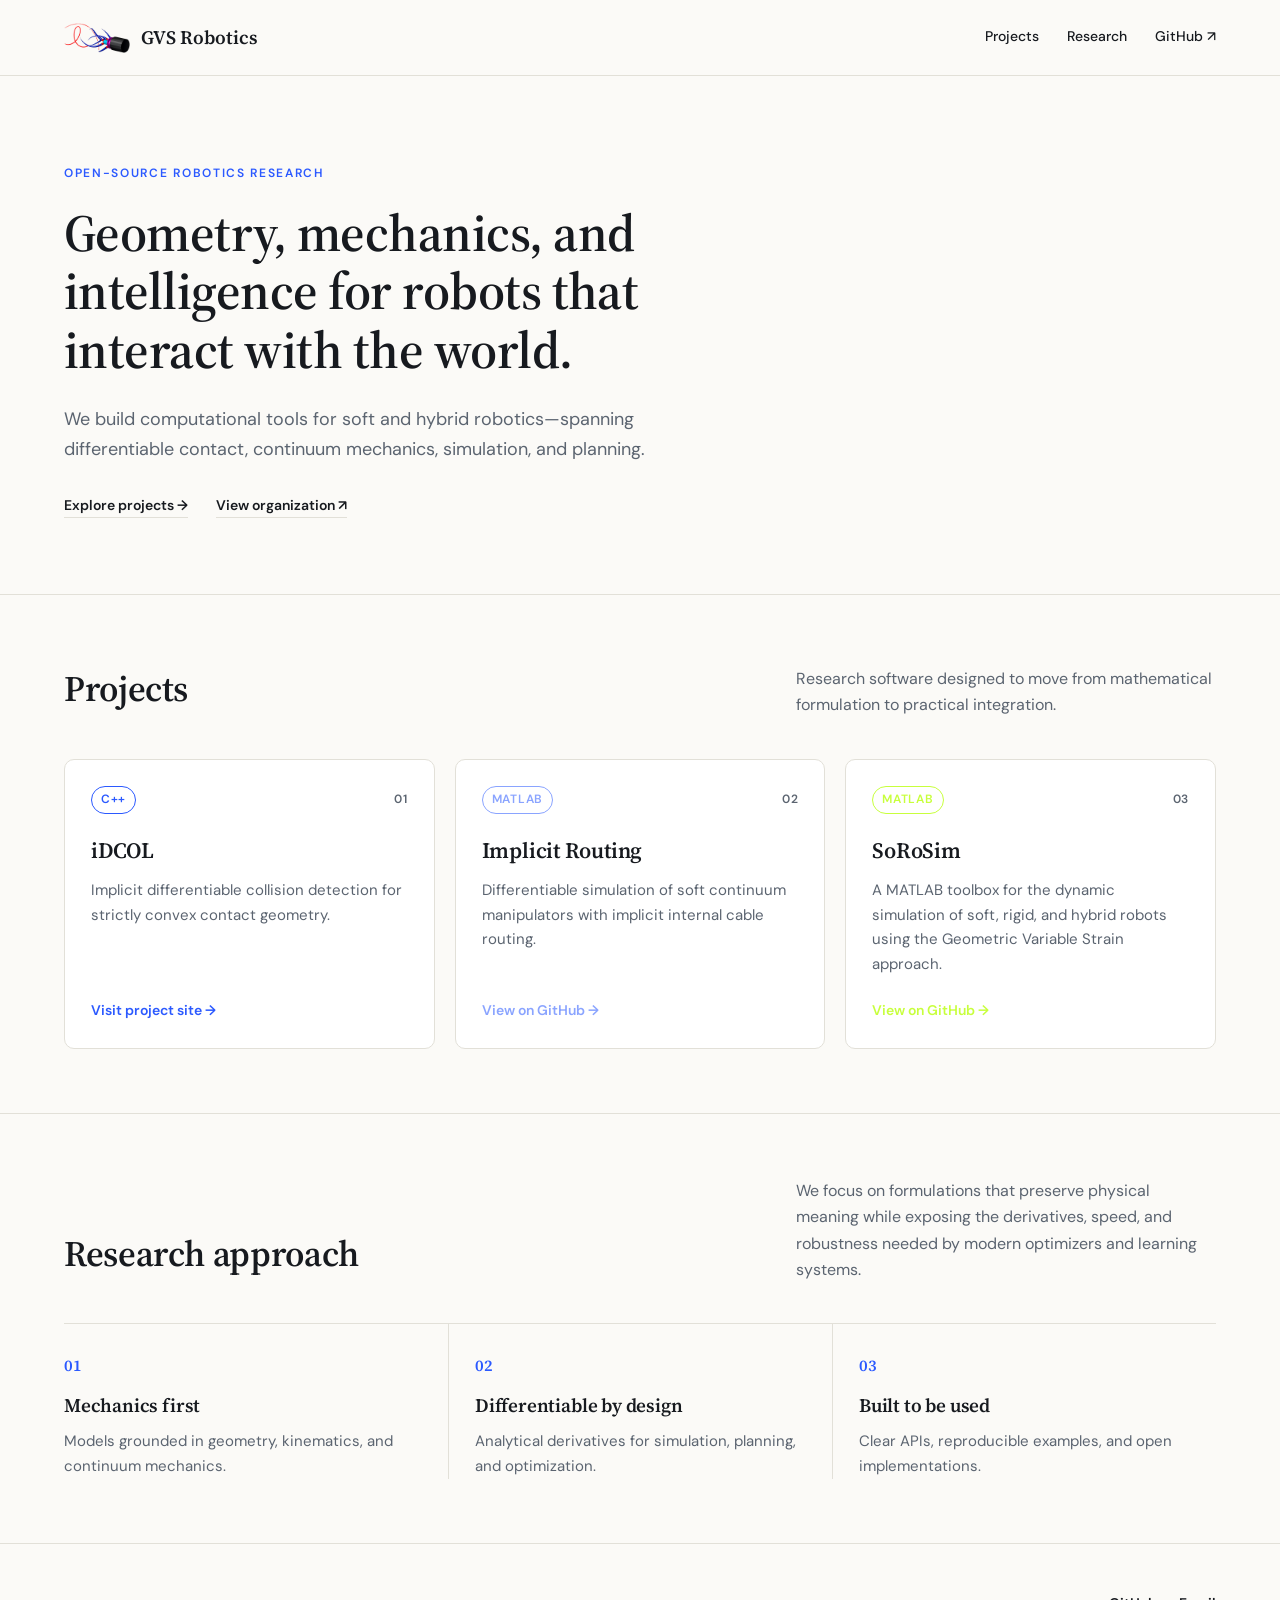
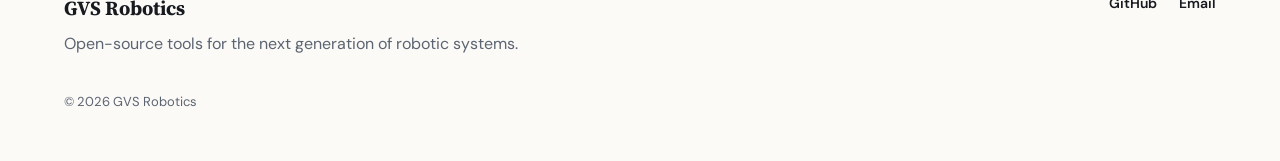
<file: index.html>
<!doctype html>
<html lang="en">
<head>
  <meta charset="utf-8">
  <meta name="viewport" content="width=device-width, initial-scale=1">
  <meta name="description" content="GVS Robotics develops open-source tools for soft and hybrid robotics, differentiable simulation, contact, and planning.">
  <title>GVS Robotics | Open-source robotics research</title>
  <link rel="preconnect" href="https://fonts.googleapis.com">
  <link rel="preconnect" href="https://fonts.gstatic.com" crossorigin>
  <link href="https://fonts.googleapis.com/css2?family=DM+Sans:wght@400;500;600;700&family=Source+Serif+4:opsz,wght@8..60,500;8..60,600;8..60,700&display=swap" rel="stylesheet">
  <link rel="stylesheet" href="assets/styles.css">
  <script defer src="assets/site.js"></script>
</head>
<body>
  <header class="site-header">
    <a class="brand" href="./" aria-label="GVS Robotics home">
      <img class="brand-logo" src="assets/logo-icon.png" alt="GVS Robotics logo">
      <span>GVS Robotics</span>
    </a>
    <nav aria-label="Primary navigation">
      <a href="#projects">Projects</a>
      <a href="#research">Research</a>
      <a href="https://github.com/GVSRobotics">GitHub ↗</a>
    </nav>
  </header>

  <main>
    <section class="hero">
      <p class="eyebrow">Open-source robotics research</p>
      <h1>Geometry, mechanics, and intelligence for robots that interact with the world.</h1>
      <p class="hero-lede">We build computational tools for soft and hybrid robotics—spanning differentiable contact, continuum mechanics, simulation, and planning.</p>
      <div class="hero-actions">
        <a class="link-arrow" href="#projects">Explore projects →</a>
        <a class="link-arrow" href="https://github.com/GVSRobotics">View organization ↗</a>
      </div>
    </section>

    <section class="section projects-section" id="projects">
      <div class="section-heading">
        <h2>Projects</h2>
        <p>Research software designed to move from mathematical formulation to practical integration.</p>
      </div>
      <div id="project-grid" class="project-grid" aria-live="polite"></div>
      <noscript><p>Please enable JavaScript to view the project cards.</p></noscript>
    </section>

    <section class="section research-section" id="research">
      <div class="section-heading">
        <h2>Research approach</h2>
        <p>We focus on formulations that preserve physical meaning while exposing the derivatives, speed, and robustness needed by modern optimizers and learning systems.</p>
      </div>
      <div class="principles">
        <article><span>01</span><h3>Mechanics first</h3><p>Models grounded in geometry, kinematics, and continuum mechanics.</p></article>
        <article><span>02</span><h3>Differentiable by design</h3><p>Analytical derivatives for simulation, planning, and optimization.</p></article>
        <article><span>03</span><h3>Built to be used</h3><p>Clear APIs, reproducible examples, and open implementations.</p></article>
      </div>
    </section>
  </main>

  <footer>
    <div><strong>GVS Robotics</strong><p>Open-source tools for the next generation of robotic systems.</p></div>
    <div class="footer-links"><a href="https://github.com/GVSRobotics">GitHub</a><a href="mailto:gvsrobotics@gmail.com">Email</a></div>
    <p class="copyright">© <span id="year"></span> GVS Robotics</p>
  </footer>
</body>
</html>
</file>
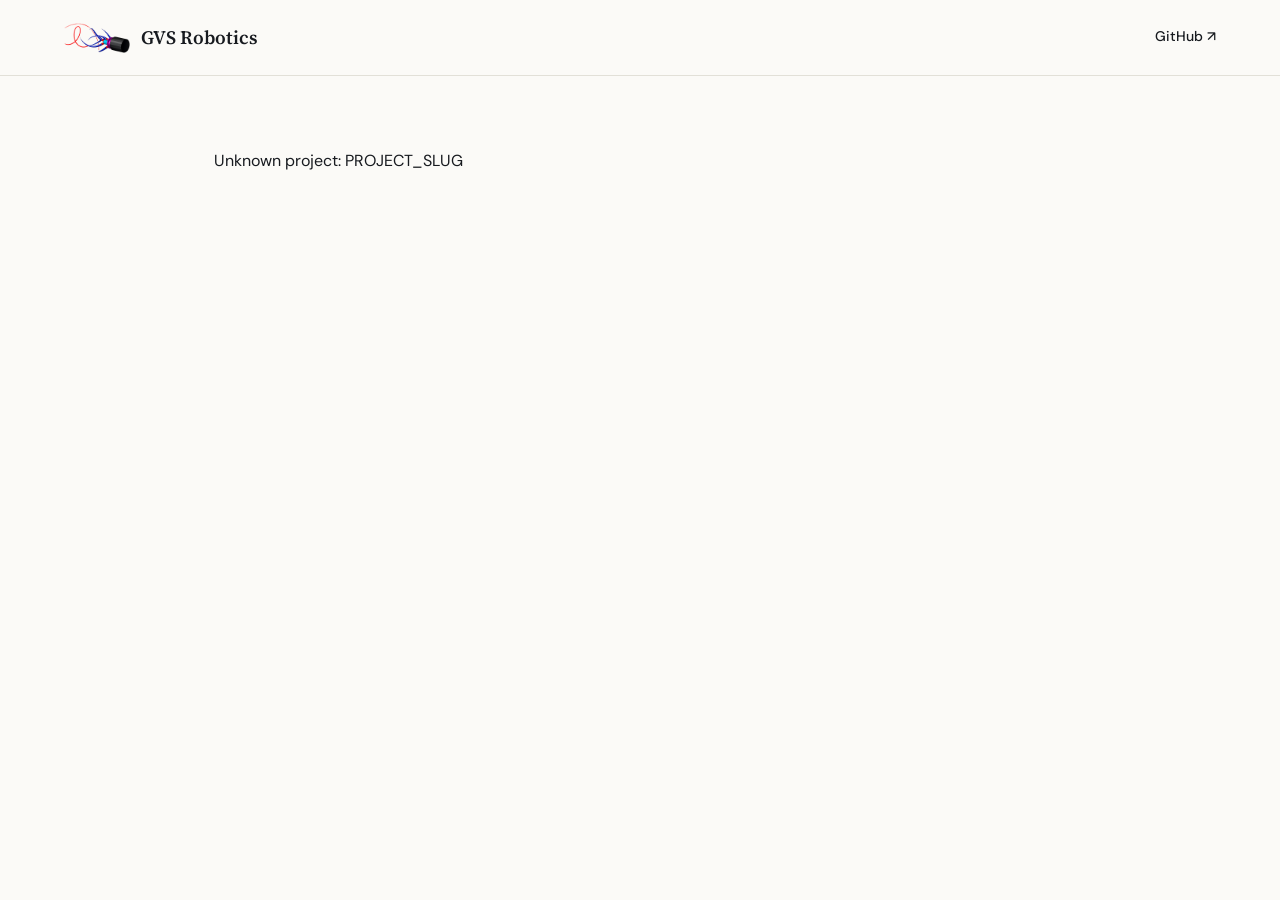
<file: projects/_template/index.html>
<!-- Copy this folder, rename it to your project slug, and replace PROJECT_SLUG below. -->
<!doctype html>
<html lang="en">
<head>
  <meta charset="utf-8">
  <meta name="viewport" content="width=device-width,initial-scale=1">
  <title>Project | GVS Robotics</title>
  <link rel="preconnect" href="https://fonts.googleapis.com">
  <link rel="preconnect" href="https://fonts.gstatic.com" crossorigin>
  <link href="https://fonts.googleapis.com/css2?family=DM+Sans:wght@400;500;600;700&family=Source+Serif+4:opsz,wght@8..60,500;8..60,600;8..60,700&display=swap" rel="stylesheet">
  <link rel="stylesheet" href="../../assets/styles.css">
  <script defer src="../../assets/project.js"></script>
</head>
<body class="project-page">
  <header class="site-header project-nav">
    <a class="brand" href="../../" aria-label="GVS Robotics home">
      <img class="brand-logo" src="../../assets/logo-icon.png" alt="GVS Robotics logo">
      <span>GVS Robotics</span>
    </a>
    <nav aria-label="Primary navigation">
      <a href="https://github.com/GVSRobotics">GitHub ↗</a>
    </nav>
  </header>
  <main class="project-main" data-project="PROJECT_SLUG">
    <a class="back-link" href="../../">← All projects</a>
    <section class="project-hero">
      <p class="eyebrow">GVS Robotics project</p>
      <h1 data-name></h1>
      <p class="project-kicker" data-kicker></p>
      <p class="project-summary" data-summary></p>
      <div class="project-links" data-links></div>
    </section>
    <section class="project-content">
      <h2>Project overview</h2>
      <div class="project-body">
        <div data-body></div>
        <div class="project-facts" data-facts></div>
      </div>
    </section>
  </main>
</body>
</html>
</file>
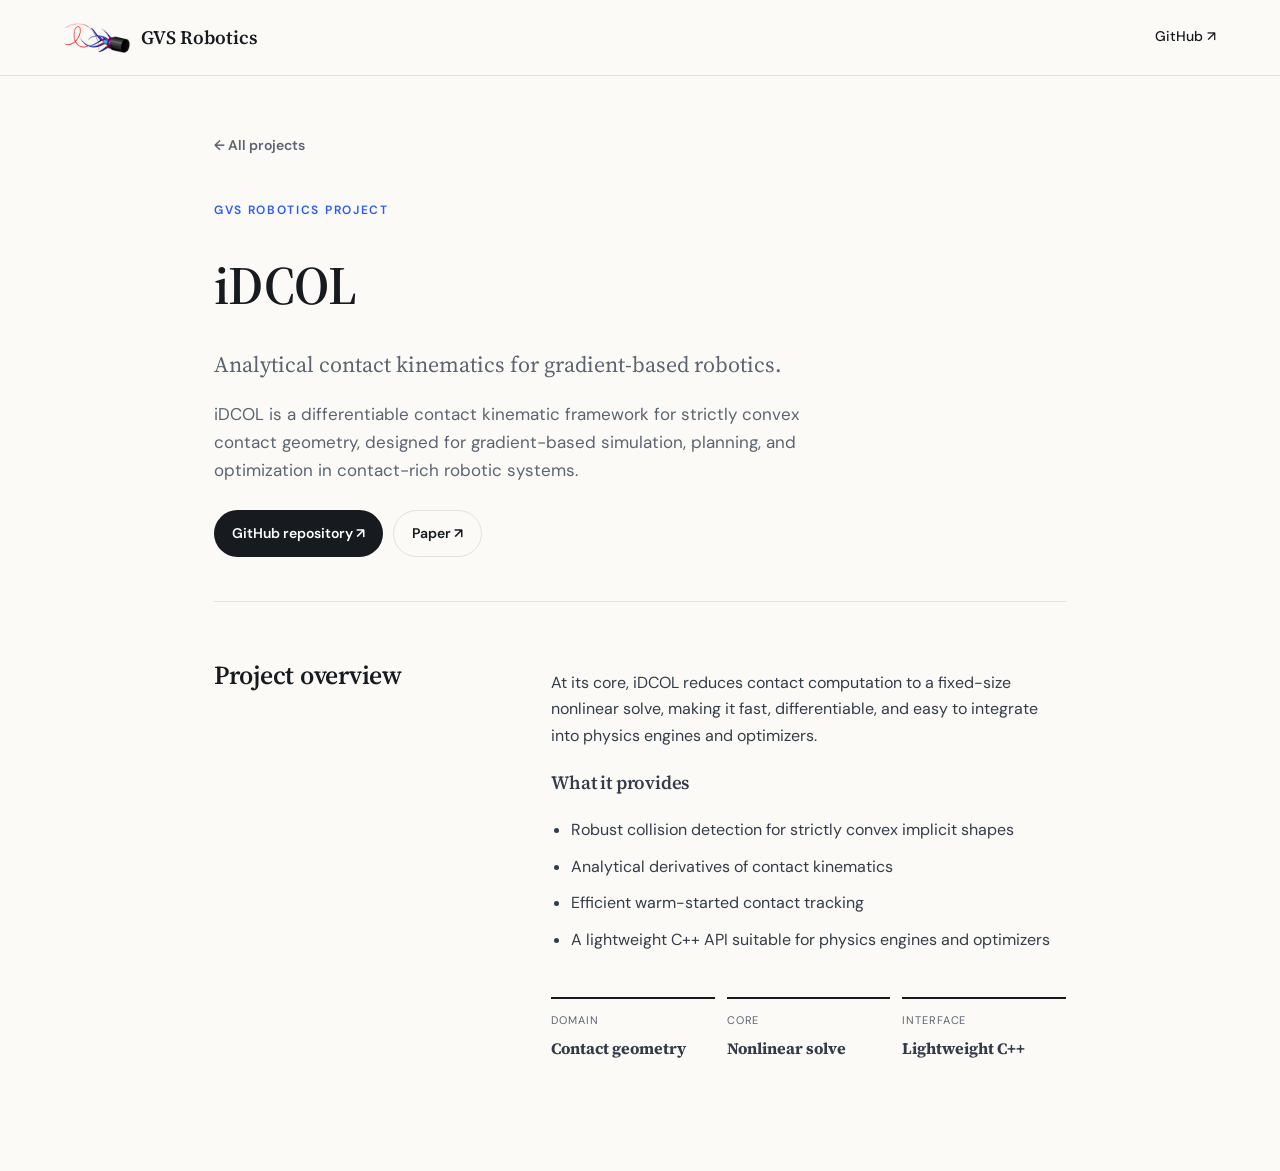
<file: projects/idcol/index.html>
<!doctype html>
<html lang="en">
<head>
  <meta charset="utf-8">
  <meta name="viewport" content="width=device-width,initial-scale=1">
  <title>iDCOL | GVS Robotics</title>
  <link rel="preconnect" href="https://fonts.googleapis.com">
  <link rel="preconnect" href="https://fonts.gstatic.com" crossorigin>
  <link href="https://fonts.googleapis.com/css2?family=DM+Sans:wght@400;500;600;700&family=Source+Serif+4:opsz,wght@8..60,500;8..60,600;8..60,700&display=swap" rel="stylesheet">
  <link rel="stylesheet" href="../../assets/styles.css">
  <script defer src="../../assets/project.js"></script>
</head>
<body class="project-page">
  <header class="site-header project-nav">
    <a class="brand" href="../../" aria-label="GVS Robotics home">
      <img class="brand-logo" src="../../assets/logo-icon.png" alt="GVS Robotics logo">
      <span>GVS Robotics</span>
    </a>
    <nav aria-label="Primary navigation">
      <a href="https://github.com/GVSRobotics">GitHub ↗</a>
    </nav>
  </header>
  <main class="project-main" data-project="idcol">
    <a class="back-link" href="../../">← All projects</a>
    <section class="project-hero">
      <p class="eyebrow">GVS Robotics project</p>
      <h1 data-name></h1>
      <p class="project-kicker" data-kicker></p>
      <p class="project-summary" data-summary></p>
      <div class="project-links" data-links></div>
    </section>
    <section class="project-content">
      <h2>Project overview</h2>
      <div class="project-body">
        <div data-body></div>
        <div class="project-facts" data-facts></div>
      </div>
    </section>
  </main>
</body>
</html>
</file>
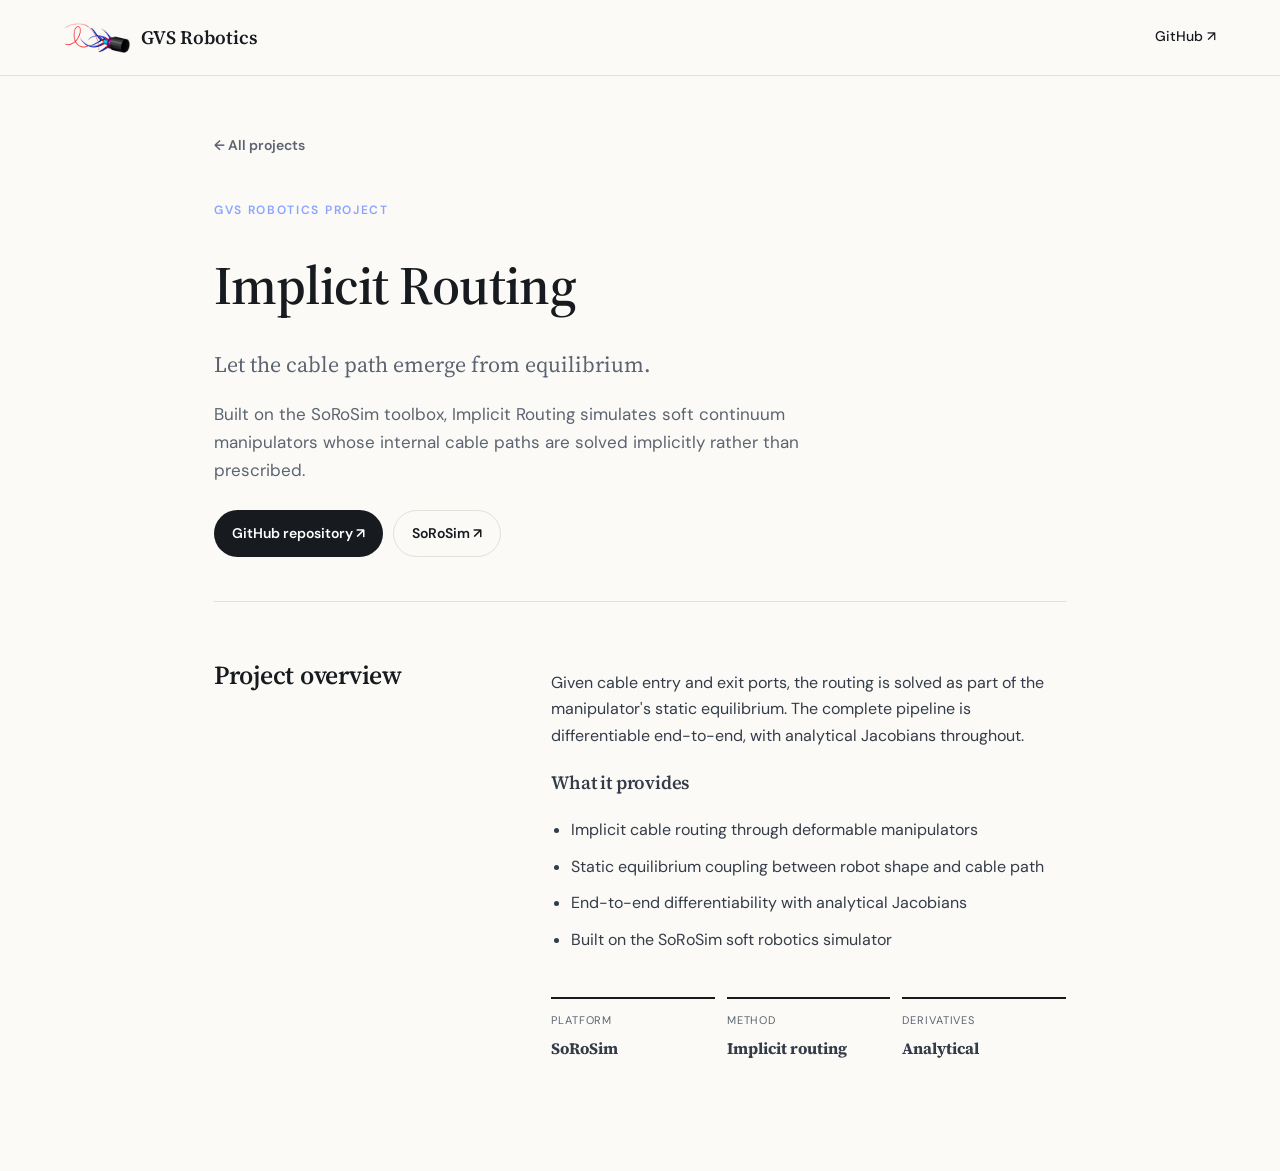
<file: projects/implicit-routing/index.html>
<!doctype html>
<html lang="en">
<head>
  <meta charset="utf-8">
  <meta name="viewport" content="width=device-width,initial-scale=1">
  <title>Implicit Routing | GVS Robotics</title>
  <link rel="preconnect" href="https://fonts.googleapis.com">
  <link rel="preconnect" href="https://fonts.gstatic.com" crossorigin>
  <link href="https://fonts.googleapis.com/css2?family=DM+Sans:wght@400;500;600;700&family=Source+Serif+4:opsz,wght@8..60,500;8..60,600;8..60,700&display=swap" rel="stylesheet">
  <link rel="stylesheet" href="../../assets/styles.css">
  <script defer src="../../assets/project.js"></script>
</head>
<body class="project-page">
  <header class="site-header project-nav">
    <a class="brand" href="../../" aria-label="GVS Robotics home">
      <img class="brand-logo" src="../../assets/logo-icon.png" alt="GVS Robotics logo">
      <span>GVS Robotics</span>
    </a>
    <nav aria-label="Primary navigation">
      <a href="https://github.com/GVSRobotics">GitHub ↗</a>
    </nav>
  </header>
  <main class="project-main" data-project="implicit-routing">
    <a class="back-link" href="../../">← All projects</a>
    <section class="project-hero">
      <p class="eyebrow">GVS Robotics project</p>
      <h1 data-name></h1>
      <p class="project-kicker" data-kicker></p>
      <p class="project-summary" data-summary></p>
      <div class="project-links" data-links></div>
    </section>
    <section class="project-content">
      <h2>Project overview</h2>
      <div class="project-body">
        <div data-body></div>
        <div class="project-facts" data-facts></div>
      </div>
    </section>
  </main>
</body>
</html>
</file>
<file: assets/styles.css>
:root{
  --ink:#171a1f;
  --muted:#5b6470;
  --paper:#fbfaf7;
  --card:#fff;
  --line:#e2e0d8;
  --accent:#2b59ff;
  --accent-soft:#eef1ff;
  --radius:10px;
  --serif:"Source Serif 4",Georgia,serif;
  --sans:"DM Sans",sans-serif;
}

*{box-sizing:border-box}
html{scroll-behavior:smooth}
body{margin:0;background:var(--paper);color:var(--ink);font-family:var(--sans);line-height:1.65;font-size:16px}
a{color:inherit;text-decoration:none}
img{max-width:100%}
h1,h2,h3{font-family:var(--serif);font-weight:600;letter-spacing:-.01em}

/* Header */
.site-header{
  display:flex;align-items:center;justify-content:space-between;
  padding:22px clamp(24px,5vw,64px);
  border-bottom:1px solid var(--line);
  position:sticky;top:0;z-index:20;
  background:rgba(251,250,247,.92);backdrop-filter:blur(10px);
}
.brand{display:flex;align-items:center;gap:11px;font-family:var(--serif);font-weight:600;font-size:19px}
.brand-logo{height:30px;width:auto;display:block}
nav{display:flex;align-items:center;gap:28px;font-size:14px;font-weight:500}
nav a{border-bottom:1px solid transparent;padding-bottom:2px}
nav a:hover{border-color:var(--ink)}

/* Hero */
.hero{max-width:760px;padding:88px clamp(24px,5vw,64px) 76px}
.eyebrow{text-transform:uppercase;letter-spacing:.14em;font-size:12px;font-weight:600;color:var(--accent);margin:0 0 20px}
.hero h1{font-size:clamp(34px,4.4vw,52px);line-height:1.12;margin:0}
.hero-lede{font-size:18px;color:var(--muted);margin:26px 0 30px;max-width:620px}
.hero-actions{display:flex;gap:28px;flex-wrap:wrap;font-size:14px;font-weight:600}
.link-arrow{border-bottom:1px solid var(--line)}
.link-arrow:hover{border-color:var(--ink)}

/* Sections */
.section{padding:64px clamp(24px,5vw,64px);border-top:1px solid var(--line)}
.section-heading{display:flex;justify-content:space-between;align-items:end;gap:40px;margin-bottom:40px;flex-wrap:wrap}
.section-heading h2{font-size:clamp(28px,3vw,36px);margin:0}
.section-heading>p{max-width:420px;color:var(--muted);font-size:16px;margin:0}

/* Project grid */
.project-grid{display:grid;grid-template-columns:repeat(3,minmax(0,1fr));gap:20px}
.project-card{
  background:var(--card);border:1px solid var(--line);border-radius:var(--radius);
  padding:26px;display:flex;flex-direction:column;min-height:230px;
  transition:transform .18s,border-color .18s;
}
.project-card:hover{transform:translateY(-3px);border-color:var(--accent)}
.project-card .meta{display:flex;justify-content:space-between;align-items:center;font-size:12px;font-weight:600;letter-spacing:.06em;text-transform:uppercase;color:var(--muted)}
.project-card .tag{color:var(--accent);border:1px solid currentColor;border-radius:999px;padding:3px 9px}
.project-card h3{font-size:22px;margin:18px 0 10px}
.project-card p{color:var(--muted);margin:0 0 22px;font-size:15px}
.project-card .card-link{margin-top:auto;font-weight:600;font-size:14px;color:var(--accent)}

/* Research */
.principles{display:grid;grid-template-columns:repeat(3,1fr);border-top:1px solid var(--line)}
.principles article{padding:28px 26px 0;border-left:1px solid var(--line)}
.principles article:first-child{border-left:0;padding-left:0}
.principles span{color:var(--accent);font-family:var(--serif);font-weight:600}
.principles h3{font-size:19px;margin:10px 0 8px}
.principles p{color:var(--muted);margin:0;font-size:15px}

/* Footer */
footer{padding:48px clamp(24px,5vw,64px);display:grid;grid-template-columns:1fr auto;gap:24px;border-top:1px solid var(--line)}
footer strong{font-family:var(--serif);font-size:20px}
footer p{color:var(--muted);margin:6px 0 0}
.footer-links{display:flex;gap:22px;font-weight:600;font-size:14px}
.copyright{grid-column:1/-1;font-size:13px;color:var(--muted);margin-top:10px}

.reveal{opacity:0;transform:translateY(14px);transition:.5s ease}
.reveal.visible{opacity:1;transform:none}

/* Project pages */
.project-page{background:var(--paper)}
.project-nav{padding-right:clamp(24px,5vw,64px)}
.project-main{max-width:900px;margin:auto;padding:56px 24px 110px}
.back-link{display:inline-block;font-size:14px;font-weight:600;margin-bottom:44px;color:var(--muted)}
.back-link:hover{color:var(--ink)}
.project-hero{padding-bottom:44px;border-bottom:1px solid var(--line)}
.project-hero h1{font-size:clamp(34px,5vw,54px);margin:0}
.project-kicker{font-size:clamp(18px,2.2vw,22px);font-family:var(--serif);color:var(--muted);margin:16px 0}
.project-summary{font-size:17px;color:var(--muted);max-width:640px}
.project-links{display:flex;gap:10px;flex-wrap:wrap;margin-top:26px}
.button{display:inline-flex;align-items:center;justify-content:center;padding:11px 18px;border-radius:999px;font-weight:600;font-size:14px}
.button.primary{background:var(--ink);color:#fff}
.button.primary:hover{background:var(--accent)}
.button.secondary{border:1px solid var(--line)}
.button.secondary:hover{border-color:var(--ink)}
.project-content{display:grid;grid-template-columns:.7fr 1.3fr;gap:60px;padding-top:52px}
.project-content h2{font-size:26px;margin:0}
.project-body{font-size:16px;color:#333c48}
.project-body ul{padding-left:20px}
.project-body li{margin:10px 0}
.project-facts{display:grid;grid-template-columns:repeat(3,1fr);gap:12px;margin-top:44px}
.fact{border-top:2px solid var(--ink);padding-top:12px}
.fact small{display:block;color:var(--muted);text-transform:uppercase;letter-spacing:.08em;font-size:11px}
.fact strong{display:block;font-family:var(--serif);font-size:16px;margin-top:6px}

@media(max-width:900px){
  nav>a:not(:last-child){display:none}
  .project-grid{grid-template-columns:1fr}
  .principles{grid-template-columns:1fr}
  .principles article{border-left:0;border-top:1px solid var(--line);padding:24px 0 0;margin-top:24px}
  .principles article:first-child{border-top:0;margin-top:0}
  .project-content{grid-template-columns:1fr;gap:30px}
  .project-facts{grid-template-columns:1fr}
}
@media(max-width:560px){
  .hero{padding-top:56px}
  .section{padding:48px 20px}
  .project-main{padding-top:36px}
}
</file>
